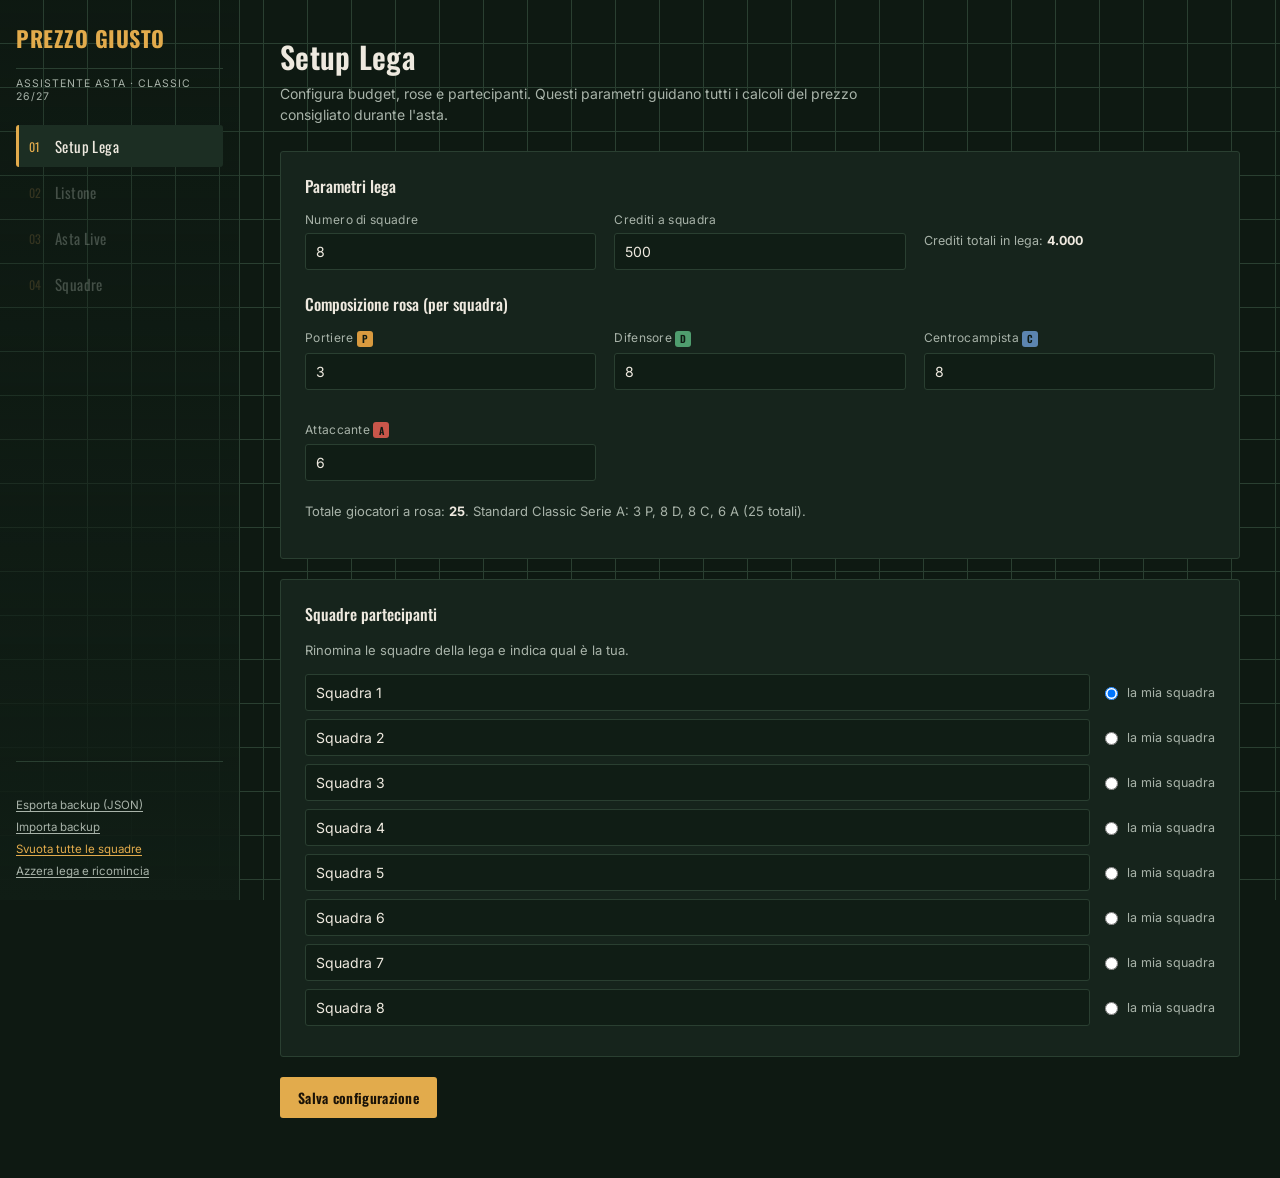
<file: mini-sites/fanta-ai/index.html>
<!DOCTYPE html>
<html lang="it">
<head>
<meta charset="UTF-8">
<meta name="viewport" content="width=device-width, initial-scale=1.0">
<title>Prezzo Giusto — Assistente Asta Fantacalcio</title>
<link rel="preconnect" href="https://fonts.googleapis.com">
<link href="https://fonts.googleapis.com/css2?family=Oswald:wght@400;500;600;700&family=Inter:wght@400;500;600;700&display=swap" rel="stylesheet">
<!-- Collegamento al file CSS esterno -->
<link rel="stylesheet" href="style.css">
</head>
<body>

<div id="toast-container"></div>
<div class="app">
  <aside class="sidebar">
    <div class="brand">
      <span class="mark">PREZZO GIUSTO</span>
    </div>
    <div class="brand" style="border:none;padding:0;margin-top:-14px;">
      <span class="sub">ASSISTENTE ASTA · CLASSIC 26/27</span>
    </div>
    <nav class="nav" id="nav"></nav>
    <div class="side-stats" id="sideStats"></div>
    <div style="display:flex; flex-direction:column; gap:8px;">
      <button class="reset-link" onclick="exportBackup()">Esporta backup (JSON)</button>
      <label class="reset-link" style="cursor:pointer;">Importa backup
        <input type="file" id="importBackupInput" accept="application/json" style="display:none;">
      </label>
      <button class="reset-link" onclick="emptyAllTeams()" style="color: var(--gold);">Svuota tutte le squadre</button>
      <button class="reset-link" onclick="resetAll()">Azzera lega e ricomincia</button>
    </div>
  </aside>
  <main class="content" id="content"></main>
</div>

<!-- Collegamento al file JavaScript esterno -->
<script src="app.js"></script>
</body>
</html>
</file>
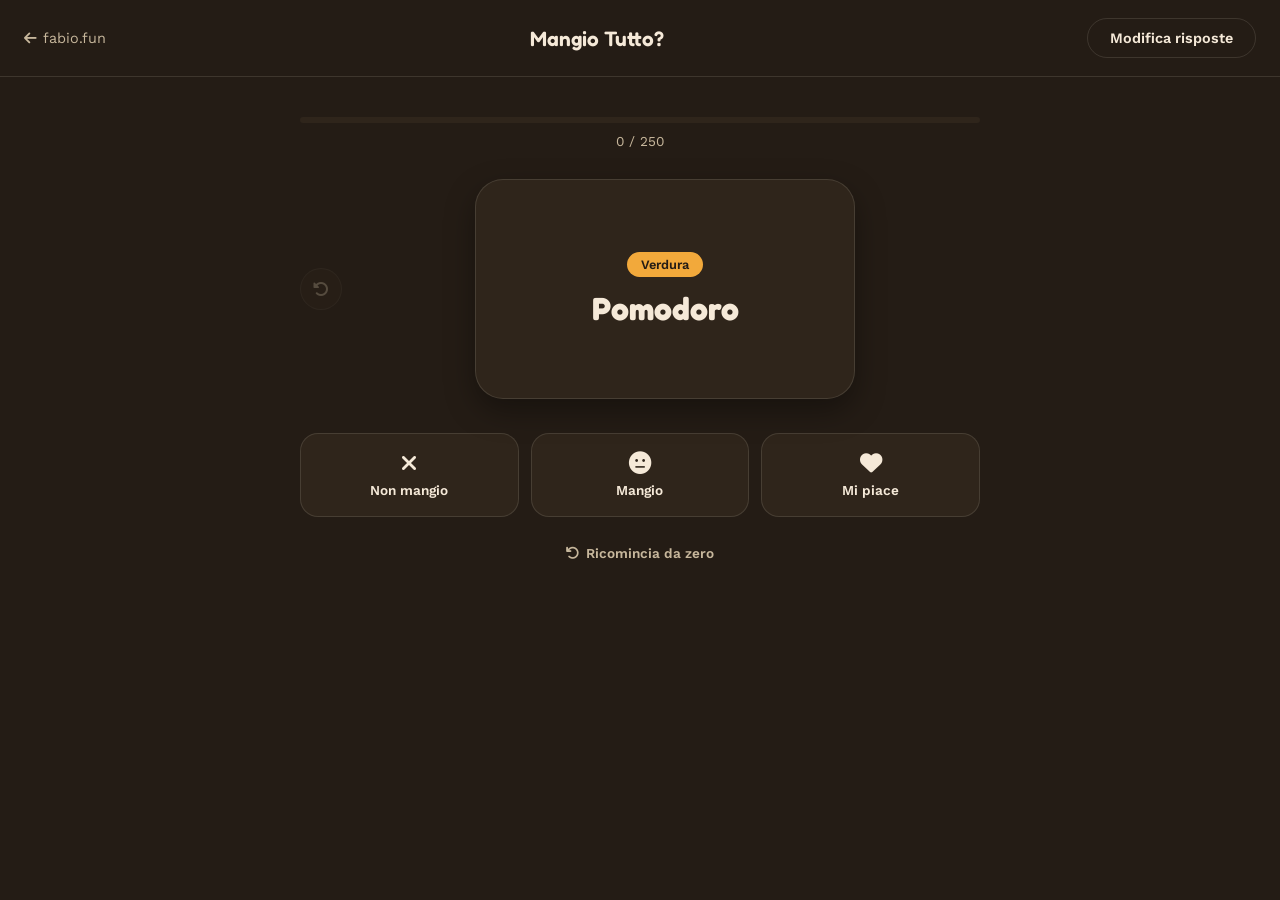
<file: mini-sites/mangio-tutto/index.html>
<!DOCTYPE html>
<html lang="it">

<head>
    <meta charset="UTF-8">
    <meta name="viewport" content="width=device-width, initial-scale=1.0">
    <title>Mangio Tutto?</title>
    <link rel="stylesheet" href="https://cdnjs.cloudflare.com/ajax/libs/font-awesome/6.5.1/css/all.min.css">
    <link rel="preconnect" href="https://fonts.googleapis.com">
    <link rel="preconnect" href="https://fonts.gstatic.com" crossorigin>
    <link href="https://fonts.googleapis.com/css2?family=Fredoka:wght@500;600;700&family=Work+Sans:wght@400;500;600&display=swap" rel="stylesheet">
    <link rel="stylesheet" href="style.css">
</head>

<body>

    <header class="top-bar">
        <a href="../../" class="back-link"><i class="fas fa-arrow-left"></i> fabio.fun</a>
        <h1 class="brand">Mangio Tutto?</h1>
        <button id="edit-toggle" class="ghost-btn" type="button">Modifica risposte</button>
    </header>

    <main class="wrap">

        <!-- QUIZ: una carta alla volta -->
        <section id="view-quiz" class="view">
            <div class="progress-track"><div class="progress-fill" id="progress-fill"></div></div>
            <p class="progress-label" id="progress-label">0 / 0</p>

            <div class="card-stage">
                <button id="undo-btn" class="icon-btn" title="Torna indietro"><i class="fas fa-rotate-left"></i></button>
                <div class="food-card" id="food-card">
                    <span class="food-card-category" id="card-category">Categoria</span>
                    <h2 class="food-card-name" id="card-name">Nome alimento</h2>
                </div>
            </div>

            <div class="choice-row">
                <button class="choice-btn choice-dislike" data-choice="dislike">
                    <i class="fas fa-xmark"></i><span>Non mangio</span>
                </button>
                <button class="choice-btn choice-neutral" data-choice="neutral">
                    <i class="fas fa-meh"></i><span>Mangio</span>
                </button>
                <button class="choice-btn choice-like" data-choice="like">
                    <i class="fas fa-heart"></i><span>Mi piace</span>
                </button>
            </div>

            <div class="quiz-actions">
                <button id="reset-quiz-btn" class="text-btn reset-btn"><i class="fas fa-undo"></i> Ricomincia da zero</button>
            </div>
        </section>

        <!-- RISULTATI -->
        <section id="view-results" class="view">
            <h2 class="section-title">I tuoi risultati</h2>
            <div class="stats-row">
                <div class="stat-chip stat-like"><i class="fas fa-heart"></i><span id="r-like">0</span><small>Mi piacciono</small></div>
                <div class="stat-chip stat-neutral"><i class="fas fa-meh"></i><span id="r-neutral">0</span><small>Mangio</small></div>
                <div class="stat-chip stat-dislike"><i class="fas fa-xmark"></i><span id="r-dislike">0</span><small>Non mangio</small></div>
                <div class="stat-chip stat-unset"><i class="fas fa-question"></i><span id="r-unset">0</span><small>Da fare</small></div>
            </div>
            <div class="results-actions">
                <button id="challenge-btn" class="primary-btn"><i class="fas fa-share-alt"></i> Sfida qualcuno</button>
                <button id="continue-btn" class="ghost-btn">Continua il quiz</button>
                <button id="reset-btn" class="text-btn reset-btn"><i class="fas fa-undo"></i> Ricomincia da zero</button>
            </div>
        </section>

        <!-- CONFRONTO -->
        <section id="view-compare" class="view">
            <h2 class="section-title">Tu vs <span id="rival-name">un amico</span></h2>

            <div class="vs-row">
                <div class="vs-side">
                    <span class="vs-label">Tu</span>
                    <span class="vs-score" id="score-you">0</span>
                </div>
                <span class="vs-sep">vs</span>
                <div class="vs-side">
                    <span class="vs-label" id="rival-name-2">Lui/lei</span>
                    <span class="vs-score" id="score-rival">0</span>
                </div>
            </div>
            <p class="vs-verdict" id="vs-verdict"></p>

            <div class="vs-details">
                <div class="vs-block">
                    <h3>Piacciono a entrambi</h3>
                    <p class="vs-list" id="common-likes">—</p>
                </div>
                <div class="vs-block">
                    <h3>Disaccordo totale</h3>
                    <p class="vs-list" id="conflicts">—</p>
                </div>
            </div>

            <div class="results-actions">
                <button id="do-quiz-btn" class="primary-btn">Fai il tuo quiz</button>
                <button id="challenge-back-btn" class="ghost-btn"><i class="fas fa-share-alt"></i> Sfida a tua volta</button>
            </div>
        </section>

        <!-- MODIFICA / ELENCO COMPLETO -->
        <section id="view-edit" class="view">
            <h2 class="section-title">Modifica le tue risposte</h2>
            <div class="controls">
                <div class="filter-group">
                    <label for="category-filter">Categoria</label>
                    <select id="category-filter"><option value="all">Tutte</option></select>
                </div>
                <div class="filter-group">
                    <label for="preference-filter">Preferenza</label>
                    <select id="preference-filter">
                        <option value="all">Tutte</option>
                        <option value="unset">Da classificare</option>
                        <option value="like">Mi piace</option>
                        <option value="neutral">Mangio</option>
                        <option value="dislike">Non mangio</option>
                    </select>
                </div>
                <div class="filter-group">
                    <label for="search">Cerca</label>
                    <input type="text" id="search" placeholder="Nome alimento...">
                </div>
            </div>
            <div class="food-list" id="food-list"></div>
        </section>

    </main>

    <div id="toast" class="toast" role="status" aria-live="polite"></div>

    <script src="script.js"></script>
</body>

</html>
</file>
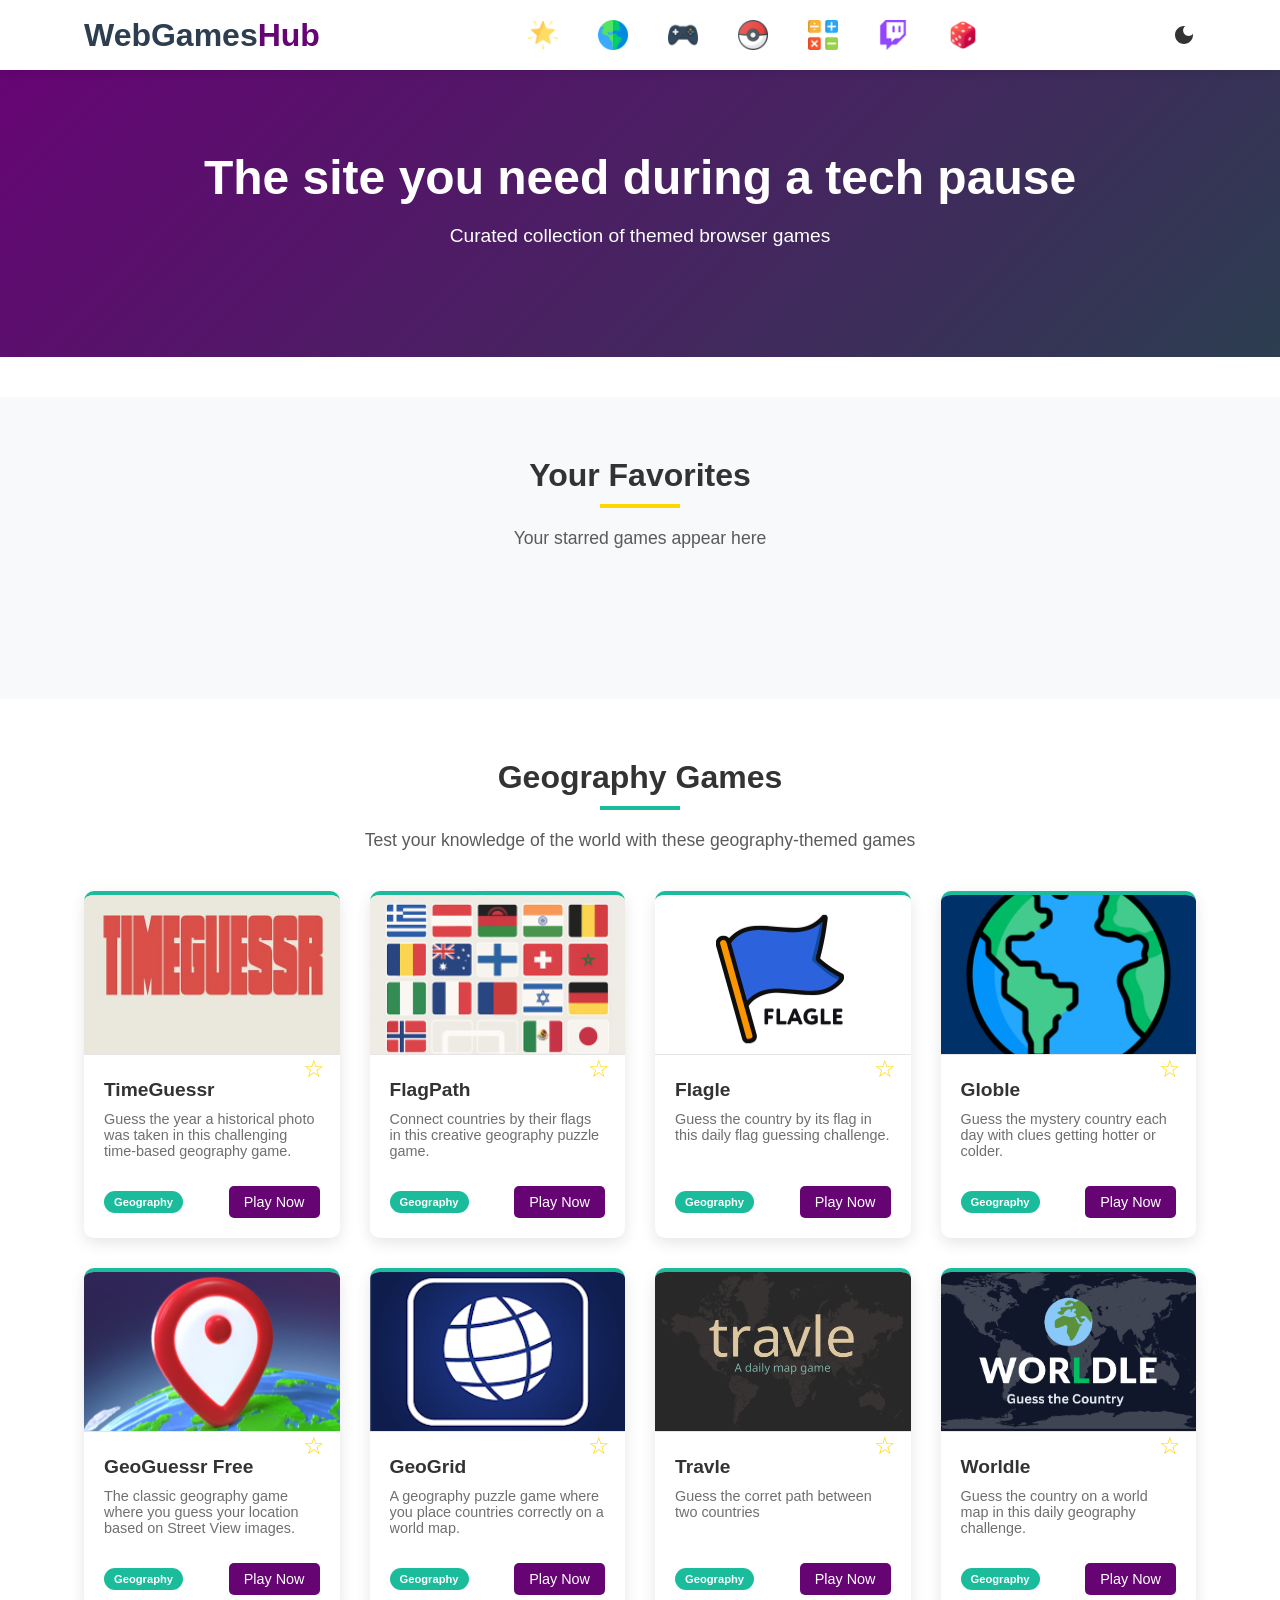
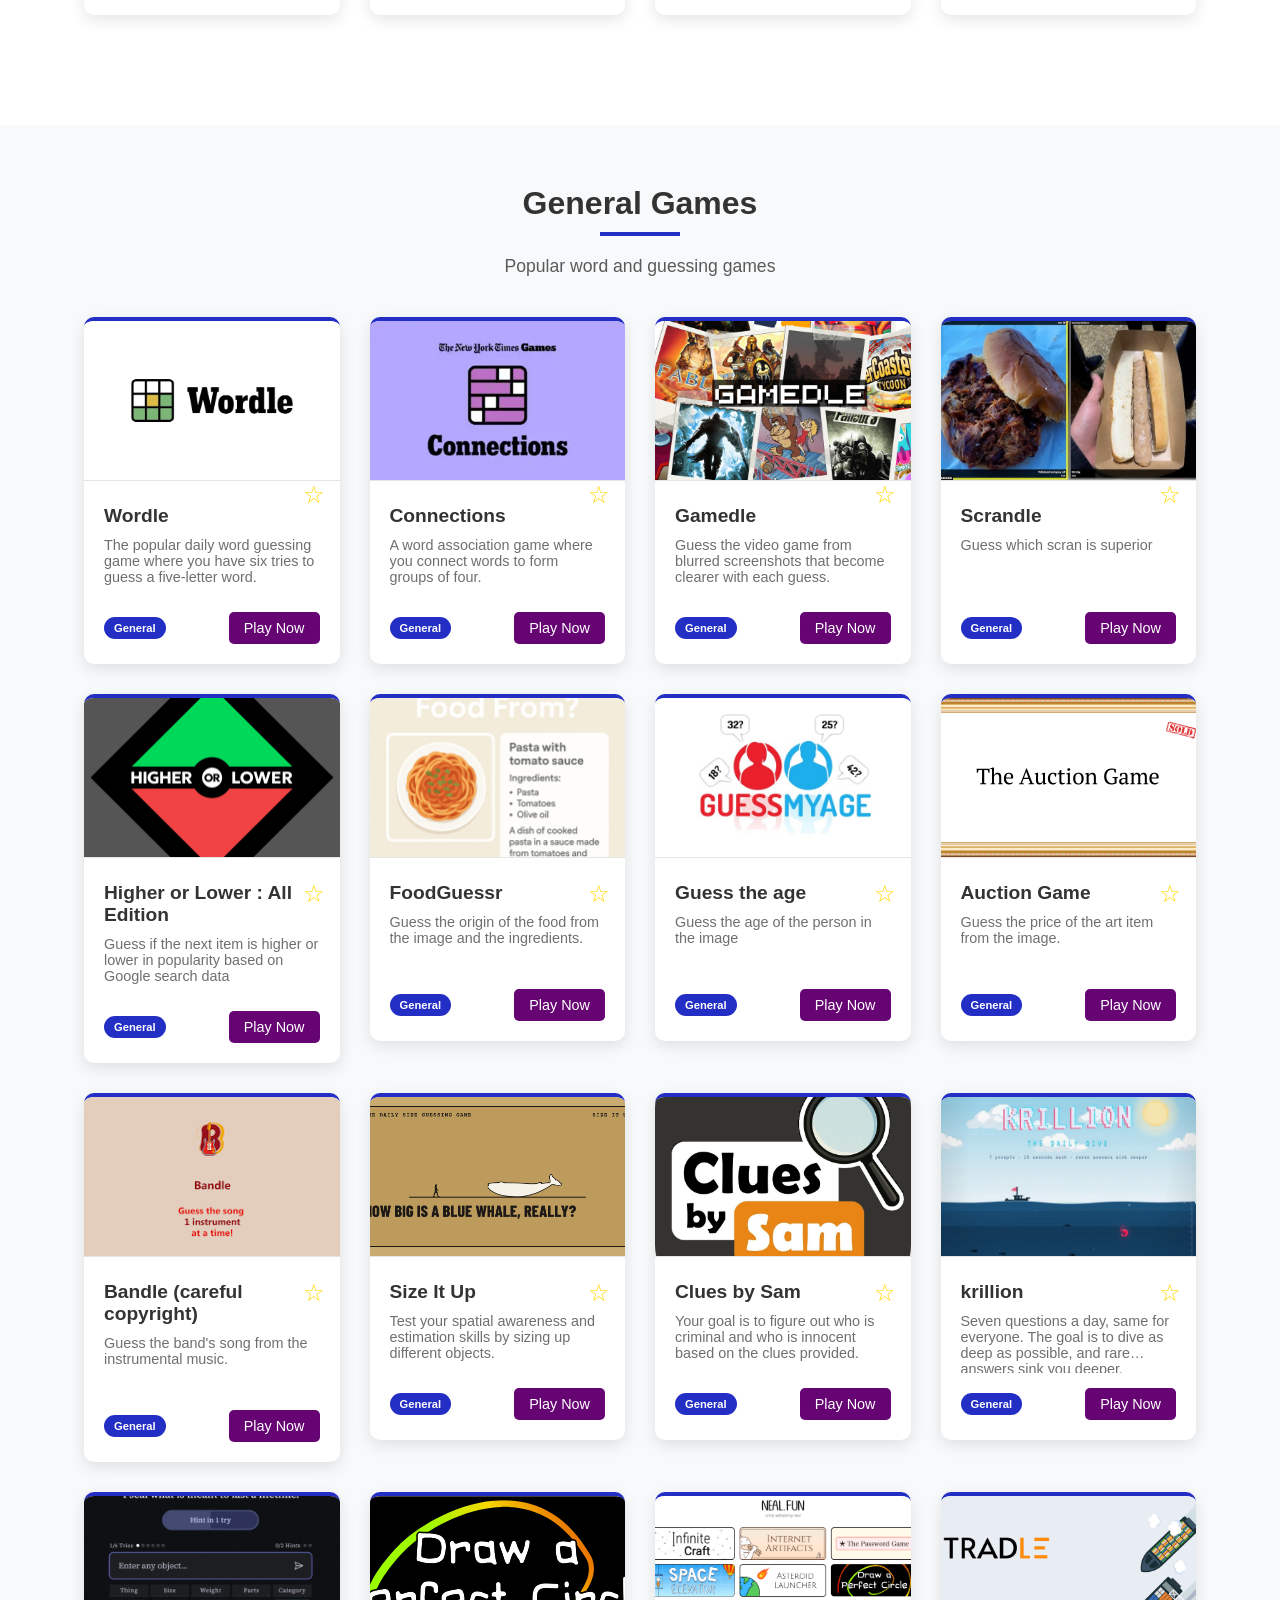
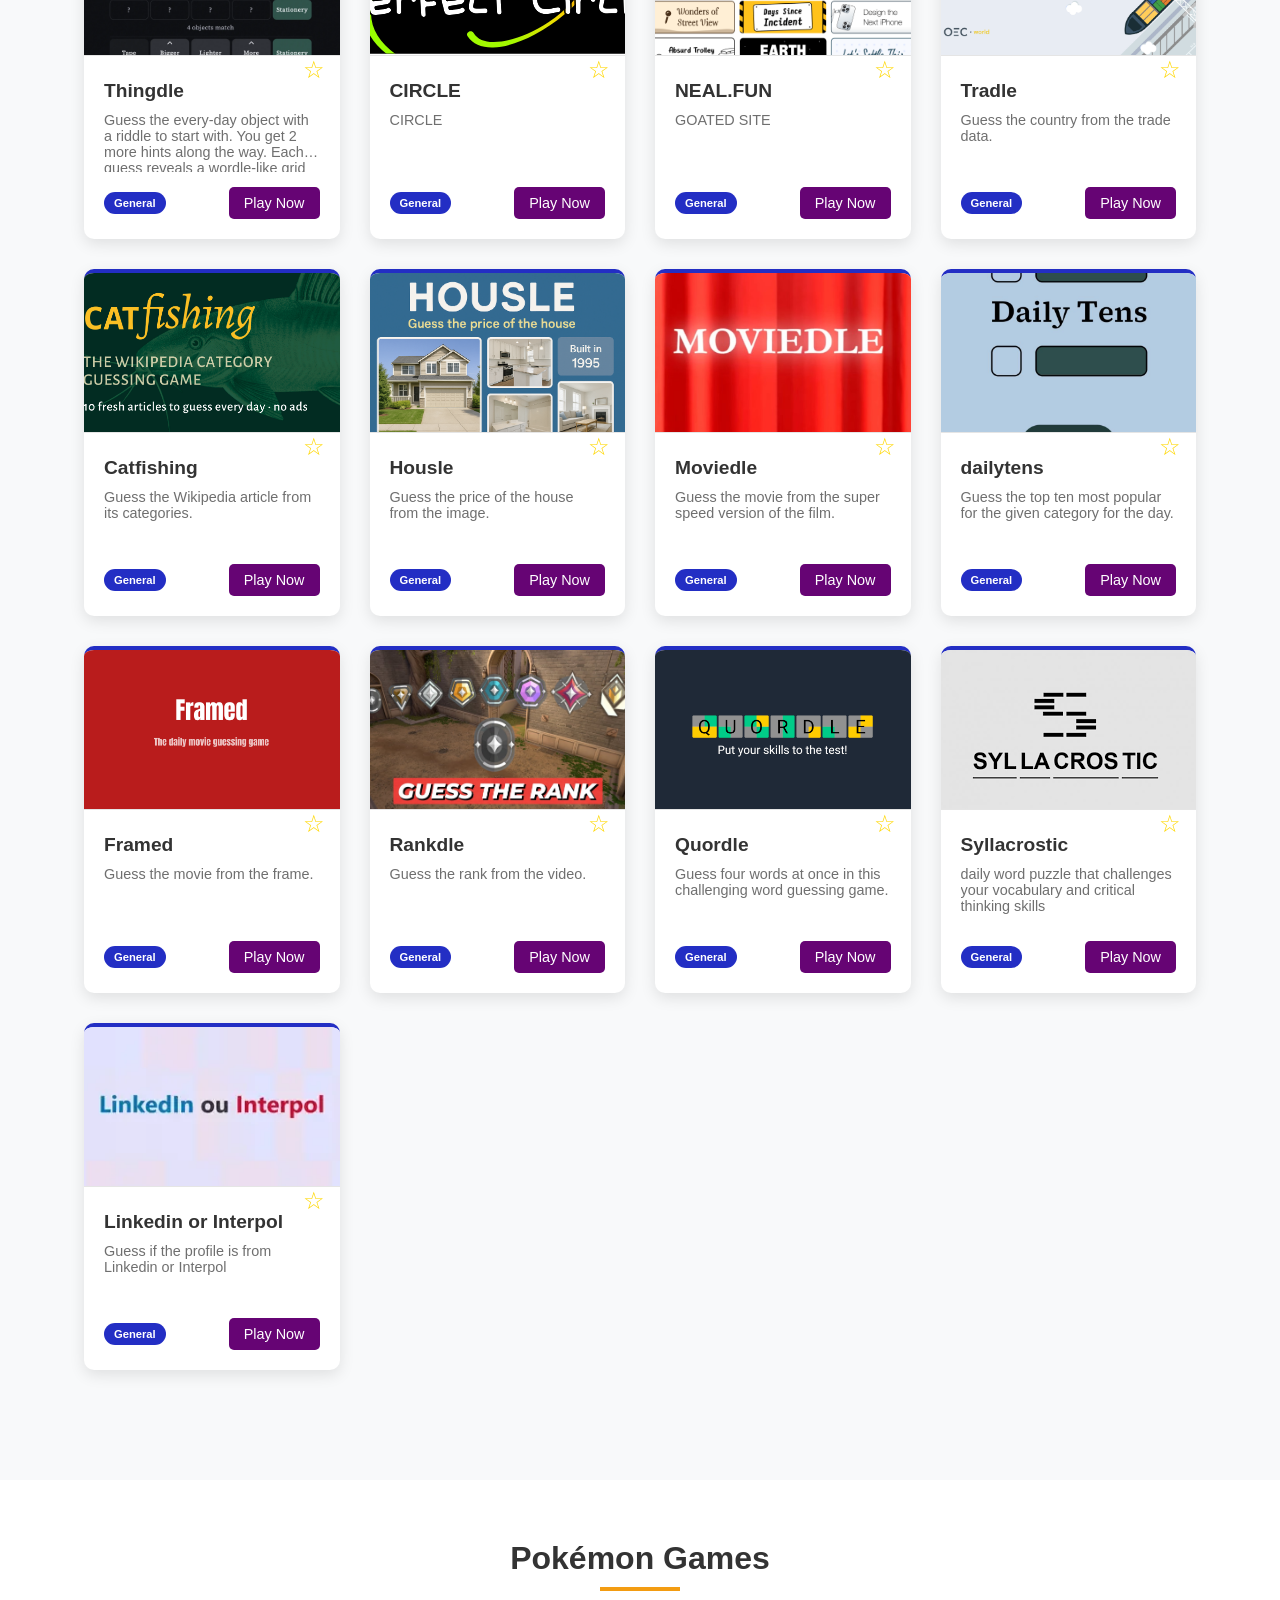
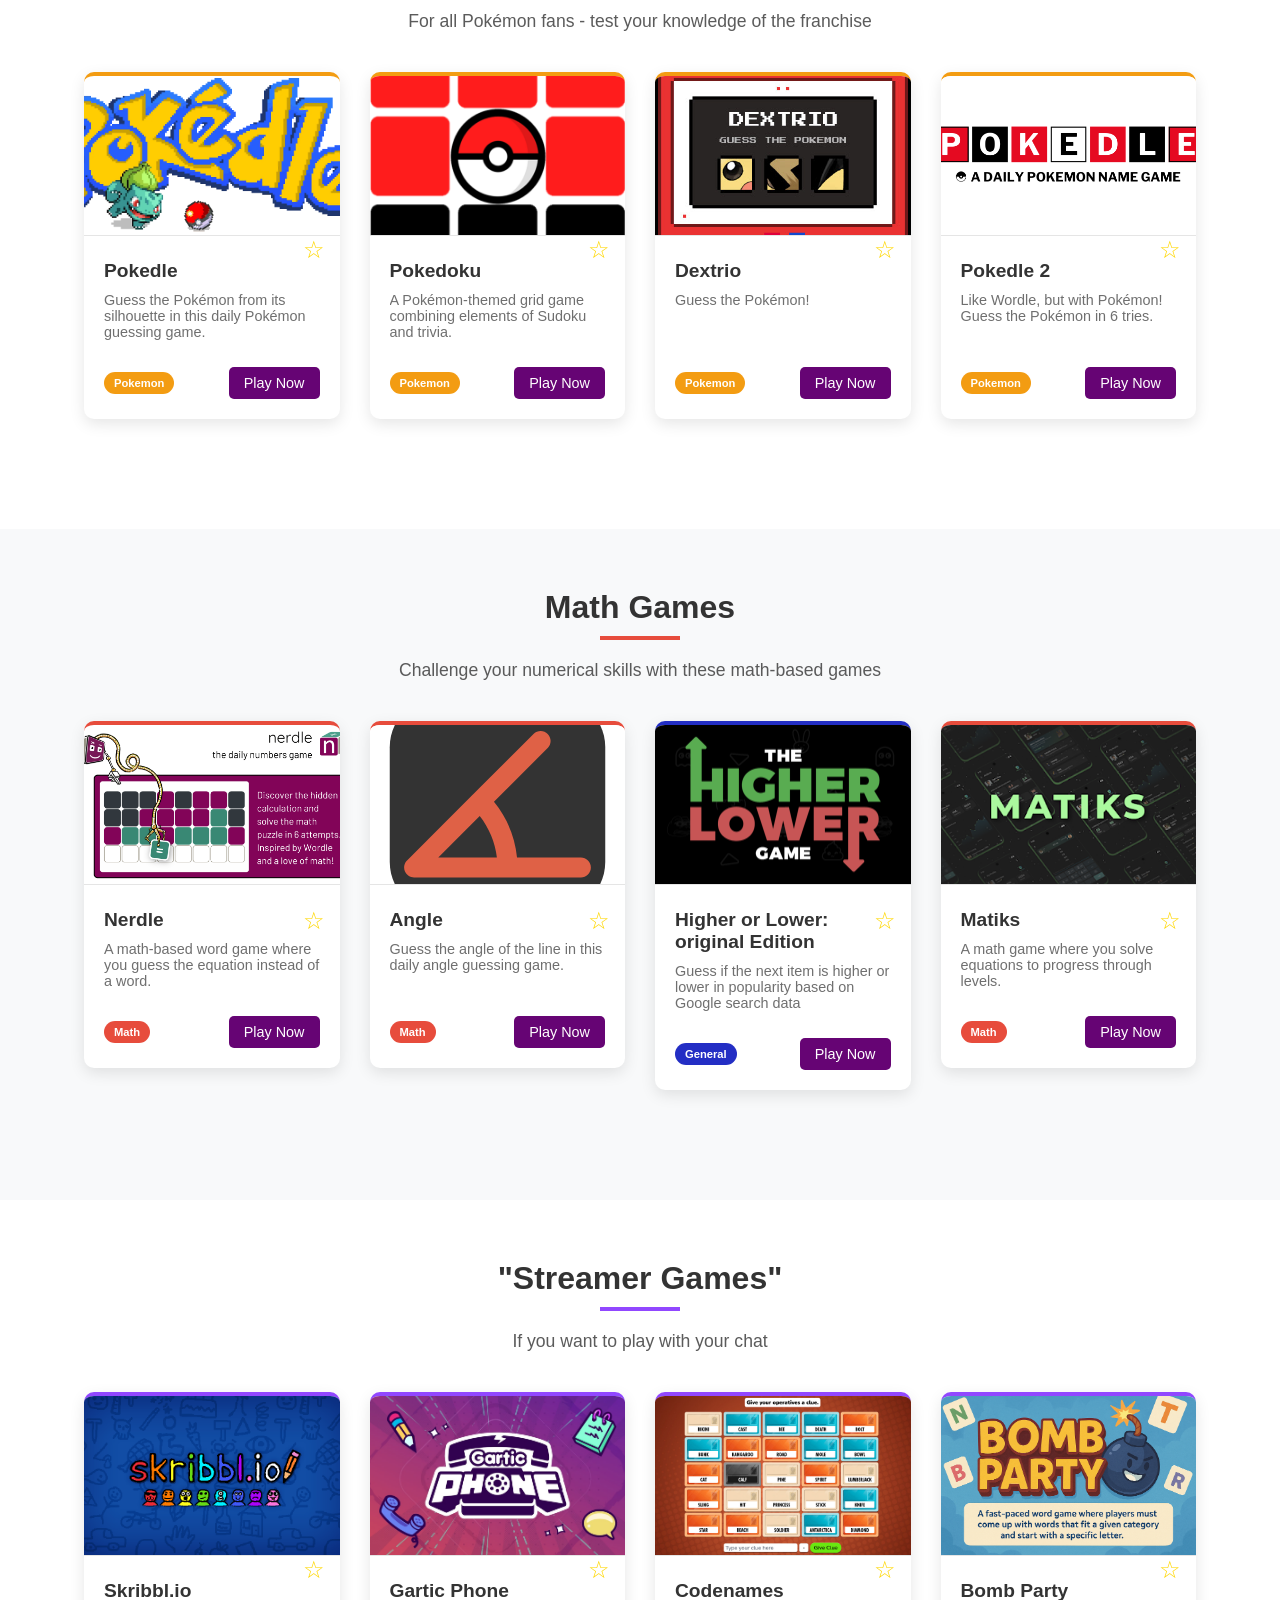
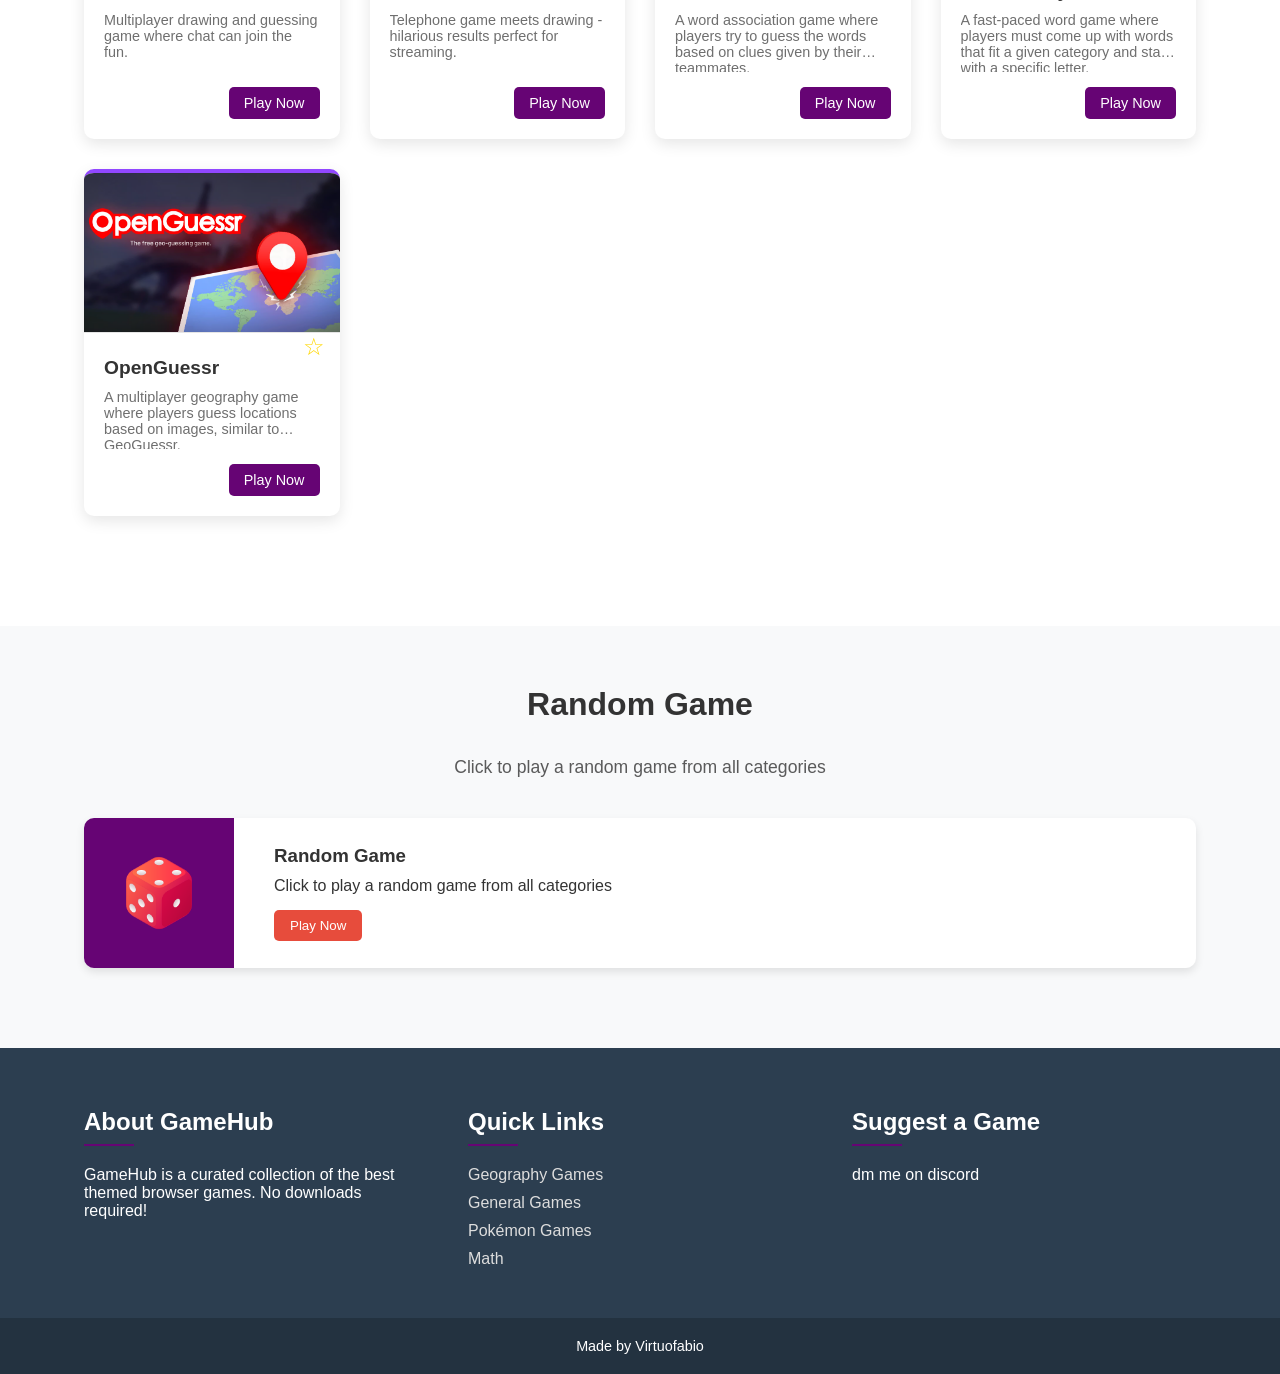
<file: mini-sites/webgameshub/index.html>
<!DOCTYPE html>
<html lang="en">

<head>
    <meta charset="UTF-8">
    <meta name="viewport" content="width=device-width, initial-scale=1.0">
    <link rel="icon" type="image/png" href="icons/logo.png">
    <title>WebGamesHub</title>
    <link rel="stylesheet" href="styles.css">
</head>

<body>
    <header>
        <div class="container">
            <h1 class="logo">WebGames<span>Hub</span></h1>
            <nav>
                <ul>
                    <li><a href="#favorites" class="nav-icon"><img src="icons/star.png" alt="Favorites"></a></li>
                    <li><a href="#geography" class="nav-icon active"><img src="icons/geography.png" alt="Geography"></a>
                    </li>
                    <li><a href="#general" class="nav-icon"><img src="icons/general.png" alt="General"></a></li>
                    <li><a href="#pokemon" class="nav-icon"><img src="icons/pokemon.png" alt="Pokémon"></a></li>
                    <li><a href="#math" class="nav-icon"><img src="icons/math.png" alt="Math"></a></li>
                    <li><a href="#streamer" class="nav-icon"><img src="icons/twitch.png" alt="Streamer Mode"></a></li>
                    <li><a href="#random" class="nav-icon"><img src="icons/random.png" alt="Casuale"></a></li>

                </ul>
            </nav>
            <!--<div class="search-container">
                <input type="text" placeholder="Search games..." id="search-input">
                <button id="search-btn"></button>
            </div>-->
            <button id="theme-toggle" class="theme-toggle" aria-label="Toggle dark mode">
                <svg class="theme-icon" width="24" height="24" viewBox="0 0 24 24">
                    <path class="moon" fill="currentColor"
                        d="M12,3c-4.97,0-9,4.03-9,9s4.03,9,9,9s9-4.03,9-9c0-0.46-0.04-0.92-0.1-1.36c-0.98,1.37-2.58,2.26-4.4,2.26 c-2.98,0-5.4-2.42-5.4-5.4c0-1.81,0.89-3.42,2.26-4.4C12.92,3.04,12.46,3,12,3L12,3z" />
                    <path class="sun" fill="currentColor"
                        d="M12,9c1.65,0,3,1.35,3,3s-1.35,3-3,3s-3-1.35-3-3S10.35,9,12,9 M12,7c-2.76,0-5,2.24-5,5s2.24,5,5,5s5-2.24,5-5 S14.76,7,12,7L12,7z M2,13l2,0c0.55,0,1-0.45,1-1s-0.45-1-1-1l-2,0c-0.55,0-1,0.45-1,1S1.45,13,2,13z M20,13l2,0c0.55,0,1-0.45,1-1 s-0.45-1-1-1l-2,0c-0.55,0-1,0.45-1,1S19.45,13,20,13z M11,2v2c0,0.55,0.45,1,1,1s1-0.45,1-1V2c0-0.55-0.45-1-1-1S11,1.45,11,2z M11,20v2c0,0.55,0.45,1,1,1s1-0.45,1-1v-2c0-0.55-0.45-1-1-1C11.45,19,11,19.45,11,20z M5.99,4.58c-0.39-0.39-1.03-0.39-1.41,0 c-0.39,0.39-0.39,1.03,0,1.41l1.06,1.06c0.39,0.39,1.03,0.39,1.41,0s0.39-1.03,0-1.41L5.99,4.58z M18.36,16.95 c-0.39-0.39-1.03-0.39-1.41,0c-0.39,0.39-0.39,1.03,0,1.41l1.06,1.06c0.39,0.39,1.03,0.39,1.41,0c0.39-0.39,0.39-1.03,0-1.41 L18.36,16.95z M19.42,5.99c0.39-0.39,0.39-1.03,0-1.41c-0.39-0.39-1.03-0.39-1.41,0l-1.06,1.06c-0.39,0.39-0.39,1.03,0,1.41 s1.03,0.39,1.41,0L19.42,5.99z M7.05,18.36c0.39-0.39,0.39-1.03,0-1.41c-0.39-0.39-1.03-0.39-1.41,0l-1.06,1.06 c-0.39,0.39-0.39,1.03,0,1.41s1.03,0.39,1.41,0L7.05,18.36z" />
                </svg>
            </button>
        </div>
    </header>

    <main>
        <section class="hero">
            <div class="container">
                <h2>The site you need during a tech pause</h2>
                <p>Curated collection of themed browser games</p>
            </div>
        </section>

        <section id="favorites" class="game-section">
            <div class="container">
                <h2 class="section-title">Your Favorites</h2>
                <p class="section-description">Your starred games appear here</p>
                <div class="games-grid" id="favorites-grid">
                    <!-- Favorite games will be loaded here by JavaScript -->
                </div>
            </div>
        </section>

        <section id="geography" class="game-section">
            <div class="container">
                <h2 class="section-title">Geography Games</h2>
                <p class="section-description">Test your knowledge of the world with these geography-themed games</p>
                <div class="games-grid" id="geography-grid">
                    <!-- Geography games will be loaded here by JavaScript -->
                </div>
            </div>
        </section>

        <section id="general" class="game-section">
            <div class="container">
                <h2 class="section-title">General Games</h2>
                <p class="section-description">Popular word and guessing games</p>
                <div class="games-grid" id="general-grid">
                    <!-- General games will be loaded here by JavaScript -->
                </div>
            </div>
        </section>

        <section id="pokemon" class="game-section">
            <div class="container">
                <h2 class="section-title">Pokémon Games</h2>
                <p class="section-description">For all Pokémon fans - test your knowledge of the franchise</p>
                <div class="games-grid" id="pokemon-grid">
                    <!-- Pokémon games will be loaded here by JavaScript -->
                </div>
            </div>
        </section>
        <section id="math" class="game-section">
            <div class="container">
                <h2 class="section-title">Math Games</h2>
                <p class="section-description">Challenge your numerical skills with these math-based games</p>
                <div class="games-grid" id="math-grid">
                    <!-- Math games will be loaded here by JavaScript -->
                </div>
            </div>
        </section>
        <section id="streamer" class="game-section">
            <div class="container">
                <h2 class="section-title">"Streamer Games"</h2>
                <p class="section-description">If you want to play with your chat</p>
                <div class="games-grid" id="streamer-grid">
                    <!-- Streamer games will be loaded here by JavaScript -->
                </div>
            </div>
        </section>
        <section id="random" class="game-section">
            <div class="container">
                <h2 class="section-title">Random Game</h2>
                <p class="section-description">Click to play a random game from all categories</p>
                <div class="random-game-container">
                    <div class="random-game-card" id="random-game-card">
                        <div class="dice-animation-container">
                            <img src="icons/random.png" alt="Static Dice" class="dice-static">
                            <img src="icons/giphy (2).gif" alt="Dice Rolling" class="dice-gif">
                        </div>
                        <div class="random-game-content">
                            <h3>Random Game</h3>
                            <p>Click to play a random game from all categories</p>
                            <button class="random-game-btn">Play Now</button>
                        </div>
                    </div>
                </div>
            </div>
        </section>

    </main>

    <footer>
        <div class="container">
            <div class="footer-content">
                <div class="footer-section about">
                    <h3>About GameHub</h3>
                    <p>GameHub is a curated collection of the best themed browser games. No downloads required!</p>
                </div>
                <div class="footer-section links">
                    <h3>Quick Links</h3>
                    <ul>
                        <li><a href="#geography">Geography Games</a></li>
                        <li><a href="#general">General Games</a></li>
                        <li><a href="#pokemon">Pokémon Games</a></li>
                        <li><a href="#math">Math</a></li>
                    </ul>
                </div>
                <div class="footer-section contact">
                    <h3>Suggest a Game</h3>
                    <p>dm me on discord</p>
                </div>
                <!--In the footer section, add this to one of the columns or create a new one
                <div class="footer-section donations">
                    <h3>Support Me</h3>
                    <p>Buy me a slice of pizza. I freaking love pizza.</p>
                    <form action="https://www.paypal.com/donate" method="post" target="_blank"
                        style="margin-top: 10px;">
                        <input type="hidden" name="business" value="fabiorovituso@gmail.com" />
                        <input type="hidden" name="currency_code" value="EUR" />
                        <input type="hidden" name="amount" value="1.00" />
                        <button type="submit" class="donate-button">Donate 1€ (not needed)</button>
                    </form>
                </div>-->
            </div>
        </div>
        <div class="footer-bottom">
            <p> Made by Virtuofabio</p>
        </div>
    </footer>

    <script src="script.js"></script>
</body>

</html>
</file>
<file: mini-sites/fanta-ai/style.css>
:root{
  --bg: #0e1912;
  --bg-alt: #101d15;
  --surface: #16241c;
  --surface-2: #1c2e23;
  --line: #2a3f31;
  --chalk: #eee9df;
  --chalk-dim: #a8b3a9;
  --gold: #e2ab4c;
  --gold-dim: #7a6438;
  --green: #5c9a72;
  --red: #d1554a;
  --blue: #5c86a8;
  --p-color: #d99a3f;
  --d-color: #4f9d6e;
  --c-color: #5c85b0;
  --a-color: #c9564a;
  --radius: 3px;
  --mono-num: 'Oswald', sans-serif;
}
*{ box-sizing: border-box; }
html,body{ height:100%; }
body{
  margin:0;
  background: var(--bg);
  background-image:
    linear-gradient(var(--line) 1px, transparent 1px),
    linear-gradient(90deg, var(--line) 1px, transparent 1px);
  background-size: 44px 44px;
  background-attachment: fixed;
  background-position: -1px -1px;
  color: var(--chalk);
  font-family: 'Inter', sans-serif;
  -webkit-font-smoothing: antialiased;
}
::selection{ background: var(--gold); color:#1a1207; }
a{ color: var(--gold); }

.app{ display:flex; min-height:100vh; }

/* ---------- Sidebar ---------- */
.sidebar{
  width: 240px;
  flex: none;
  background: linear-gradient(180deg, #10201607, var(--bg-alt));
  border-right: 1px solid var(--line);
  padding: 22px 16px;
  display:flex;
  flex-direction: column;
  gap: 22px;
  position: sticky;
  top:0;
  height: 100vh;
}
.brand{
  display:flex;
  align-items:baseline;
  gap:8px;
  padding-bottom: 14px;
  border-bottom: 1px solid var(--line);
}
.brand .mark{
  font-family:'Oswald',sans-serif;
  font-weight:700;
  font-size: 22px;
  color: var(--gold);
  letter-spacing: 0.5px;
}
.brand .sub{
  font-size: 10.5px;
  color: var(--chalk-dim);
  letter-spacing: 1px;
}
nav.nav{ display:flex; flex-direction:column; gap:4px; }
nav.nav button{
  all: unset;
  cursor:pointer;
  font-family:'Oswald', sans-serif;
  font-size: 15px;
  letter-spacing: 0.4px;
  padding: 10px 10px;
  border-radius: var(--radius);
  color: var(--chalk-dim);
  display:flex;
  align-items:center;
  gap:10px;
  border-left: 3px solid transparent;
}
nav.nav button .n{
  font-family:'Oswald',sans-serif;
  font-size:12px;
  color: var(--gold-dim);
  width: 16px;
}
nav.nav button:hover{ color: var(--chalk); background: var(--surface); }
nav.nav button.active{
  color: var(--chalk);
  background: var(--surface-2);
  border-left: 3px solid var(--gold);
}
nav.nav button.active .n{ color: var(--gold); }
nav.nav button:disabled{ opacity: .35; cursor:not-allowed; }

.side-stats{
  margin-top: auto;
  border-top: 1px solid var(--line);
  padding-top: 14px;
  display:flex;
  flex-direction: column;
  gap: 10px;
}
.side-stat .label{ font-size: 10.5px; color: var(--chalk-dim); letter-spacing: .5px; text-transform: uppercase; }
.side-stat .val{ font-family:'Oswald',sans-serif; font-size: 20px; color: var(--chalk); font-variant-numeric: tabular-nums; }
.side-stat .val.gold{ color: var(--gold); }

.reset-link{
  font-size: 11.5px;
  color: var(--chalk-dim);
  cursor:pointer;
  text-decoration: underline;
  text-underline-offset: 2px;
  background:none; border:none; padding:0; font-family:'Inter',sans-serif;
  text-align: left;
}
.reset-link:hover{ color: var(--red); }

/* ---------- Main content ---------- */
main.content{ flex:1; padding: 34px 40px 60px; max-width: 1180px; }
.view-title{
  font-family:'Oswald',sans-serif;
  font-size: 30px;
  font-weight:600;
  letter-spacing: .3px;
  margin: 0 0 4px;
}
.view-sub{ color: var(--chalk-dim); font-size: 14px; margin: 0 0 26px; max-width: 640px; line-height:1.5; }

.panel{
  background: var(--surface);
  border: 1px solid var(--line);
  border-radius: var(--radius);
  padding: 22px 24px;
  margin-bottom: 20px;
}
.panel h3{
  font-family:'Oswald',sans-serif;
  font-size: 16px;
  font-weight: 500;
  margin: 0 0 14px;
  color: var(--chalk);
  display:flex; align-items:center; gap:8px;
}
.panel p.hint{ color: var(--chalk-dim); font-size: 13px; line-height:1.55; margin: 6px 0 14px; }

.grid2{ display:grid; grid-template-columns: 1fr 1fr; gap: 18px; }
.grid3{ display:grid; grid-template-columns: 1fr 1fr 1fr; gap: 18px; }
@media (max-width: 820px){ .grid2, .grid3{ grid-template-columns: 1fr; } }

label.field{ display:flex; flex-direction: column; gap: 6px; margin-bottom: 14px; }
label.field .lbl{ font-size: 12px; color: var(--chalk-dim); letter-spacing: .3px; }
input[type=text], input[type=number], select, textarea{
  background: var(--bg-alt);
  border: 1px solid var(--line);
  color: var(--chalk);
  padding: 9px 10px;
  border-radius: var(--radius);
  font-family:'Inter',sans-serif;
  font-size: 14px;
  outline:none;
}
input:focus, select:focus, textarea:focus{ border-color: var(--gold); }
textarea{ resize: vertical; font-family: ui-monospace, 'Consolas', monospace; font-size: 12.5px; line-height:1.5; }

.btn{
  all:unset;
  cursor:pointer;
  font-family:'Oswald',sans-serif;
  font-size: 14px;
  letter-spacing:.3px;
  padding: 10px 18px;
  border-radius: var(--radius);
  text-align:center;
}
.btn-primary{ background: var(--gold); color: #1a1207; font-weight:600; }
.btn-primary:hover{ background: #eebb63; }
.btn-outline{ border: 1px solid var(--line); color: var(--chalk); }
.btn-outline:hover{ border-color: var(--gold); color: var(--gold); }
.btn-danger{ border: 1px solid var(--red); color: var(--red); }
.btn-danger:hover{ background: var(--red); color: var(--chalk); }
.btn-sm{ padding: 5px 10px; font-size: 12px; }
.btn:disabled{ opacity:.4; cursor:not-allowed; }
.btn-row{ display:flex; gap: 10px; flex-wrap: wrap; margin-top: 8px; }

table{ width:100%; border-collapse: collapse; font-size: 13px; }
thead th{
  text-align:left;
  font-family:'Oswald',sans-serif;
  font-weight:500;
  font-size: 11.5px;
  letter-spacing: .5px;
  text-transform: uppercase;
  color: var(--chalk-dim);
  border-bottom: 1px solid var(--line);
  padding: 8px 8px;
}
tbody td{ padding: 8px 8px; border-bottom: 1px solid #1e2f24; }
tbody tr:hover{ background: var(--surface-2); }
td.num, th.num{ text-align:right; font-variant-numeric: tabular-nums; font-family:'Oswald',sans-serif; }

.role-tag{
  display:inline-flex;
  align-items:center;
  justify-content:center;
  width: 22px; height:22px;
  border-radius: 3px;
  font-family:'Oswald',sans-serif;
  font-size: 12px;
  font-weight:600;
  color: #0e1912;
}
.role-P{ background: var(--p-color); }
.role-D{ background: var(--d-color); }
.role-C{ background: var(--c-color); }
.role-A{ background: var(--a-color); }

.pill{
  display:inline-block;
  padding: 2px 8px;
  border-radius: 20px;
  font-size: 11px;
  border: 1px solid var(--line);
  color: var(--chalk-dim);
}
.pill.free{ border-color: var(--green); color: var(--green); }
.pill.taken{ border-color: var(--chalk-dim); color: var(--chalk-dim); text-decoration: line-through; }

.tabs{ display:flex; gap: 6px; margin-bottom: 16px; flex-wrap: wrap; }
.tabs button{
  all:unset; cursor:pointer;
  font-family:'Oswald',sans-serif; font-size: 13px;
  padding: 6px 14px; border-radius: 20px;
  border: 1px solid var(--line); color: var(--chalk-dim);
}
.tabs button.active{ border-color: var(--gold); color: var(--gold); background: rgba(226,171,76,.08); }

.searchbar{ display:flex; gap: 10px; margin-bottom: 14px; flex-wrap:wrap; }
.searchbar input, .searchbar select{ flex: none; }
.searchbar input[type=text]{ min-width: 220px; flex: 1; }

/* ---------- Call panel (Asta Live) ---------- */
.phase-selector{
  display: flex; gap: 8px; margin-bottom: 22px; flex-wrap: wrap;
  background: var(--surface); padding: 12px; border-radius: var(--radius); border: 1px solid var(--line);
}
.phase-btn{
  flex: 1; min-width: 120px;
  padding: 12px 10px; border-radius: var(--radius); cursor: pointer;
  text-align: center; font-family: 'Oswald', sans-serif; font-size: 15px;
  border: 1px solid var(--line); background: var(--bg-alt); color: var(--chalk-dim);
  transition: all 0.2s;
}
.phase-btn.active{
  border-color: var(--gold); color: var(--gold); background: rgba(226,171,76,.08);
}

.call-card{
  background: linear-gradient(160deg, var(--surface-2), var(--surface));
  border: 1px solid var(--gold-dim);
  border-radius: var(--radius);
  padding: 26px 28px;
  margin-bottom: 22px;
}
.call-empty{ color: var(--chalk-dim); font-size: 14px; text-align:center; padding: 30px 0; }
.call-head{ display:flex; align-items: center; gap: 14px; margin-bottom: 18px; flex-wrap: wrap; }
.call-head .name{ font-family:'Oswald',sans-serif; font-size: 24px; font-weight:600; }
.call-head .team{ color: var(--chalk-dim); font-size: 14px; }

.price-row{ display:flex; gap: 24px; align-items: flex-end; flex-wrap: wrap; margin: 18px 0 10px; }
.price-box{ text-align:center; }
.price-box .lbl{ font-size: 11px; letter-spacing: .5px; text-transform: uppercase; color: var(--chalk-dim); margin-bottom: 4px; }
.price-box .v{ font-family:'Oswald',sans-serif; font-size: 22px; color: var(--chalk); font-variant-numeric: tabular-nums; }
.price-box.main{ padding: 10px 26px; border: 1px solid var(--gold); border-radius: var(--radius); background: rgba(226,171,76,.08); }
.price-box.main .v{ font-size: 42px; color: var(--gold); }
.price-box.stop{ padding: 10px 26px; border: 1px solid var(--red); border-radius: var(--radius); background: rgba(209,85,74,.1); }
.price-box.stop .v{ font-size: 32px; color: var(--red); }

.factor-list{ display:flex; flex-direction: column; gap: 8px; margin-top: 18px; }
.factor{ display:grid; grid-template-columns: 210px 1fr 140px; align-items:center; gap: 10px; font-size: 12.5px; }
.factor .flbl{ color: var(--chalk-dim); }
.factor .fbar{ height: 6px; background: var(--bg-alt); border-radius: 3px; overflow:hidden; position:relative; }
.factor .fbar .fill{ position:absolute; top:0; bottom:0; left:50%; background: var(--gold); }
.factor .fval{ text-align:right; font-family:'Oswald',sans-serif; color: var(--chalk); }
.factor-note{ font-size: 11.5px; color: var(--chalk-dim); margin: -4px 0 4px 0; line-height:1.4; }

.warning{
  margin-top: 14px;
  padding: 10px 14px;
  background: rgba(209,85,74,.1);
  border: 1px solid var(--red);
  border-radius: var(--radius);
  font-size: 12.5px;
  color: #e8a49d;
}

.assign-form{ margin-top: 22px; border-top: 1px solid var(--line); padding-top: 18px; }
.assign-form .row{ display:flex; gap: 14px; align-items: flex-end; flex-wrap: wrap; }
.assign-form label.field{ margin-bottom: 0; min-width: 170px; }

.budget-bar{ height: 5px; background: var(--bg-alt); border-radius: 3px; overflow:hidden; margin-top: 4px; }
.budget-bar .fill{ height:100%; background: var(--green); }
.budget-bar .fill.warn{ background: var(--gold); }
.budget-bar .fill.danger{ background: var(--red); }

.empty-state{
  text-align:center; padding: 50px 20px; color: var(--chalk-dim);
}
.empty-state .big{ font-family:'Oswald',sans-serif; font-size: 18px; color: var(--chalk); margin-bottom: 8px; }

.roster-role-block{ margin-bottom: 10px; }
.roster-role-block h4{ font-family:'Oswald',sans-serif; font-size: 13px; font-weight:500; color: var(--chalk-dim); margin: 12px 0 6px; display:flex; gap:8px; align-items:center; flex-wrap:wrap; }

.team-card{ background: var(--surface); border: 1px solid var(--line); border-radius: var(--radius); padding: 18px 20px; margin-bottom: 14px; }
.team-card summary{ cursor:pointer; list-style:none; display:flex; justify-content:space-between; align-items:center; gap: 16px; flex-wrap: wrap; }
.team-card summary::-webkit-details-marker{ display:none; }
.team-card .tc-name{ font-family:'Oswald',sans-serif; font-size: 17px; }
.team-card .tc-stats{ display:flex; gap: 22px; font-size: 12.5px; color: var(--chalk-dim); flex-wrap:wrap; }
.team-card .tc-stats b{ color: var(--chalk); font-family:'Oswald',sans-serif; font-weight:500; }

footer.note{ color: var(--chalk-dim); font-size: 11.5px; margin-top: 30px; line-height:1.6; border-top: 1px solid var(--line); padding-top: 16px; }

.inline-select{ display:inline-block; }
select.tier-select{ font-size: 11.5px; padding: 3px 6px; }

input.editable-num{
  width: 56px;
  text-align: right;
  background: transparent;
  border: 1px solid transparent;
  color: var(--chalk);
  font-family: 'Oswald', sans-serif;
  font-size: 13px;
  padding: 3px 4px;
  border-radius: 3px;
}
input.editable-num:hover{ border-color: var(--line); background: var(--bg-alt); }
input.editable-num:focus{ border-color: var(--gold); background: var(--bg-alt); }

.market-badge{
  display:inline-block;
  font-size: 11px;
  padding: 2px 8px;
  border-radius: 20px;
  border: 1px solid var(--line);
  color: var(--chalk-dim);
  margin-left: 8px;
}
.market-badge.cheap{ border-color: var(--green); color: var(--green); }
.market-badge.expensive{ border-color: var(--red); color: #e8a49d; }

.confidence-badge{
  display:inline-block;
  font-size: 10px;
  padding: 1px 6px;
  border-radius: 20px;
  border: 1px solid var(--line);
  color: var(--chalk-dim);
  vertical-align: middle;
  margin-left: 4px;
}
.confidence-badge.conf-high{ border-color: var(--green); color: var(--green); }
.confidence-badge.conf-medium{ border-color: var(--gold); color: var(--gold); }
.confidence-badge.conf-low{ border-color: var(--chalk-dim); color: var(--chalk-dim); }

::-webkit-scrollbar{ width: 10px; height: 10px; }
::-webkit-scrollbar-track{ background: var(--bg); }
::-webkit-scrollbar-thumb{ background: var(--line); border-radius: 6px; }

/* Toast Notification */
#toast-container {
  position: fixed; top: 20px; right: 20px; z-index: 9999;
  display: flex; flex-direction: column; gap: 10px;
}
.toast {
  background: var(--surface); border: 1px solid var(--line);
  color: var(--chalk); padding: 12px 20px; border-radius: var(--radius);
  box-shadow: 0 4px 12px rgba(0,0,0,0.5); font-size: 14px;
  opacity: 0; transition: opacity 0.3s ease-in-out;
}
.toast.show { opacity: 1; }
.toast.error { border-color: var(--red); color: #e8a49d; }
.toast.success { border-color: var(--green); color: var(--green); }
</file>
<file: mini-sites/mangio-tutto/style.css>
:root{
  --bg: #241C15;
  --bg-card: #2F251B;
  --bg-card-alt: #362A1E;
  --cream: #F5E9D8;
  --muted: #C7B79C;
  --basil: #8AA624;
  --basil-dark: #6C860F;
  --mustard: #F2A93B;
  --mustard-dark: #D48F22;
  --tomato: #E4572E;
  --tomato-dark: #C13F1B;
  --border: rgba(245,233,216,0.12);
  --shadow: 0 12px 30px rgba(0,0,0,0.35);
}

*{ box-sizing: border-box; }

body{
  margin: 0;
  min-height: 100vh;
  background: var(--bg);
  color: var(--cream);
  font-family: 'Work Sans', sans-serif;
}

h1, h2, h3{
  font-family: 'Fredoka', sans-serif;
  margin: 0;
}

:focus-visible{
  outline: 2px solid var(--mustard);
  outline-offset: 3px;
}

/* ---------- Top bar ---------- */
.top-bar{
  display: flex;
  align-items: center;
  justify-content: space-between;
  gap: 16px;
  padding: 18px 24px;
  border-bottom: 1px solid var(--border);
  flex-wrap: wrap;
}

.back-link{
  color: var(--muted);
  text-decoration: none;
  font-size: 0.9rem;
  display: flex;
  align-items: center;
  gap: 6px;
}
.back-link:hover{ color: var(--cream); }

.brand{
  font-size: 1.3rem;
  font-weight: 600;
}

@media (max-width: 480px) {
  .top-bar {
    flex-direction: column;
    align-items: stretch;
    text-align: center;
    gap: 10px;
  }
  .back-link { justify-content: center; }
  .brand { font-size: 1.1rem; }
}

/* ---------- Buttons ---------- */
.primary-btn, .ghost-btn, .text-btn, .icon-btn{
  font-family: 'Work Sans', sans-serif;
  font-weight: 600;
  cursor: pointer;
  border-radius: 999px;
  transition: transform 0.15s ease, background-color 0.15s ease, border-color 0.15s ease;
  display: inline-flex;
  align-items: center;
  justify-content: center;
  gap: 8px;
}

.primary-btn{
  background: var(--mustard);
  color: #241C15;
  border: none;
  padding: 13px 26px;
  font-size: 0.95rem;
}
.primary-btn:hover{ background: var(--mustard-dark); transform: translateY(-2px); }

.ghost-btn{
  background: transparent;
  color: var(--cream);
  border: 1.5px solid var(--border);
  padding: 11px 22px;
  font-size: 0.9rem;
}
.ghost-btn:hover{ border-color: var(--mustard); }

.text-btn{
  background: none;
  border: none;
  color: var(--muted);
  font-size: 0.85rem;
  padding: 8px 12px;
  gap: 6px;
}
.text-btn:hover{ color: var(--tomato); }

.reset-btn {
  color: var(--muted);
}
.reset-btn:hover {
  color: var(--tomato);
}

.icon-btn{
  background: var(--bg-card);
  border: 1px solid var(--border);
  color: var(--muted);
  width: 42px;
  height: 42px;
  display: flex;
  align-items: center;
  justify-content: center;
  font-size: 1rem;
}
.icon-btn:hover{ color: var(--cream); border-color: var(--mustard); }
.icon-btn:disabled{ opacity: 0.3; cursor: not-allowed; }

/* ---------- Layout ---------- */
.wrap{
  max-width: 720px;
  margin: 0 auto;
  padding: 40px 20px 80px;
}

.view{ display: none; }
.view.active{ display: block; }

.section-title{
  font-size: 1.5rem;
  text-align: center;
  margin-bottom: 28px;
}

/* ---------- Quiz ---------- */
.progress-track{
  height: 6px;
  border-radius: 999px;
  background: var(--bg-card);
  overflow: hidden;
}
.progress-fill{
  height: 100%;
  width: 0%;
  background: linear-gradient(90deg, var(--basil), var(--mustard));
  transition: width 0.25s ease;
}
.progress-label{
  text-align: center;
  color: var(--muted);
  font-size: 0.85rem;
  margin: 10px 0 30px;
}

.card-stage{
  position: relative;
  display: flex;
  align-items: center;
  justify-content: center;
  margin-bottom: 34px;
  padding-left: 50px;
}

#undo-btn{
  position: absolute;
  left: 0;
}

.food-card{
  width: 100%;
  max-width: 380px;
  min-height: 220px;
  background: var(--bg-card);
  border: 1px solid var(--border);
  border-radius: 28px;
  box-shadow: var(--shadow);
  display: flex;
  flex-direction: column;
  align-items: center;
  justify-content: center;
  gap: 14px;
  padding: 30px;
  text-align: center;
  animation: card-in 0.25s ease;
}

@keyframes card-in{
  from{ opacity: 0; transform: translateY(10px) scale(0.98); }
  to{ opacity: 1; transform: translateY(0) scale(1); }
}

.food-card-category{
  font-size: 0.8rem;
  font-weight: 600;
  color: var(--bg);
  background: var(--mustard);
  padding: 5px 14px;
  border-radius: 999px;
}

.food-card-name{
  font-size: 2rem;
  line-height: 1.1;
}

.choice-row{
  display: grid;
  grid-template-columns: repeat(3, 1fr);
  gap: 12px;
  margin-bottom: 20px;
}

.choice-btn{
  display: flex;
  flex-direction: column;
  align-items: center;
  gap: 8px;
  padding: 18px 10px;
  border-radius: 18px;
  border: 1.5px solid var(--border);
  background: var(--bg-card);
  color: var(--cream);
  font-family: 'Work Sans', sans-serif;
  font-weight: 600;
  font-size: 0.85rem;
  cursor: pointer;
  transition: transform 0.15s ease, border-color 0.15s ease, background-color 0.15s ease;
}
.choice-btn i{ font-size: 1.4rem; }

.choice-dislike:hover{ border-color: var(--tomato); background: rgba(228,87,46,0.12); color: var(--tomato); }
.choice-neutral:hover{ border-color: var(--mustard); background: rgba(242,169,59,0.12); color: var(--mustard); }
.choice-like:hover{ border-color: var(--basil); background: rgba(138,166,36,0.14); color: var(--basil); }
.choice-btn:active{ transform: scale(0.96); }

.quiz-actions {
  display: flex;
  justify-content: center;
  margin-top: 16px;
}

/* ---------- Risultati / stats ---------- */
.stats-row{
  display: grid;
  grid-template-columns: repeat(2, 1fr);
  gap: 14px;
  margin-bottom: 34px;
}

.stat-chip{
  background: var(--bg-card);
  border: 1px solid var(--border);
  border-radius: 18px;
  padding: 18px;
  display: flex;
  flex-direction: column;
  align-items: center;
  gap: 4px;
}
.stat-chip i{ font-size: 1.3rem; margin-bottom: 4px; }
.stat-chip span{ font-size: 1.6rem; font-weight: 700; font-family: 'Fredoka', sans-serif; }
.stat-chip small{ color: var(--muted); font-size: 0.8rem; }

.stat-like i, .stat-like span{ color: var(--basil); }
.stat-neutral i, .stat-neutral span{ color: var(--mustard); }
.stat-dislike i, .stat-dislike span{ color: var(--tomato); }
.stat-unset i, .stat-unset span{ color: var(--muted); }

.results-actions{
  display: flex;
  flex-wrap: wrap;
  justify-content: center;
  gap: 12px;
  align-items: center;
}

/* ---------- Confronto ---------- */
.vs-row{
  display: flex;
  align-items: center;
  justify-content: center;
  gap: 24px;
  margin-bottom: 10px;
}
.vs-side{
  display: flex;
  flex-direction: column;
  align-items: center;
  gap: 4px;
  min-width: 100px;
}
.vs-label{ color: var(--muted); font-size: 0.9rem; }
.vs-score{ font-family: 'Fredoka', sans-serif; font-size: 2.4rem; font-weight: 700; }
.vs-sep{ color: var(--muted); font-weight: 600; }

.vs-verdict{
  text-align: center;
  color: var(--mustard);
  font-weight: 600;
  margin-bottom: 30px;
}

.vs-details{
  display: grid;
  grid-template-columns: 1fr 1fr;
  gap: 14px;
  margin-bottom: 30px;
}

.vs-block{
  background: var(--bg-card);
  border: 1px solid var(--border);
  border-radius: 16px;
  padding: 16px;
}
.vs-block h3{ font-size: 0.95rem; margin-bottom: 8px; }
.vs-list{ color: var(--muted); font-size: 0.85rem; line-height: 1.5; margin: 0; }

@media (max-width: 480px) {
  .vs-details{ grid-template-columns: 1fr; }
  .stats-row{ grid-template-columns: 1fr 1fr; }
  .card-stage { padding-left: 0; }
  #undo-btn { position: relative; margin-bottom: 12px; }
}

/* ---------- Modifica / elenco ---------- */
.controls{
  display: flex;
  flex-wrap: wrap;
  gap: 16px;
  margin-bottom: 26px;
  padding: 20px;
  background: var(--bg-card);
  border-radius: 16px;
  border: 1px solid var(--border);
}

.filter-group{ flex: 1; min-width: 140px; }

.filter-group label{
  display: block;
  margin-bottom: 6px;
  font-size: 0.85rem;
  color: var(--muted);
}

.filter-group select, .filter-group input{
  width: 100%;
  padding: 10px 12px;
  border-radius: 10px;
  border: 1px solid var(--border);
  background: var(--bg-card-alt);
  color: var(--cream);
  font-family: 'Work Sans', sans-serif;
  font-size: 0.9rem;
}
.filter-group select:focus, .filter-group input:focus{ outline: none; border-color: var(--mustard); }

.food-list{
  display: grid;
  grid-template-columns: repeat(auto-fill, minmax(200px, 1fr));
  gap: 14px;
}

.food-item{
  background: var(--bg-card);
  border: 1px solid var(--border);
  border-radius: 14px;
  padding: 16px;
}

.food-name{ font-weight: 600; margin-bottom: 6px; }

.food-category{
  display: inline-block;
  font-size: 0.7rem;
  color: var(--bg);
  background: var(--muted);
  padding: 3px 10px;
  border-radius: 999px;
  margin-bottom: 12px;
}

.preference-buttons{ display: flex; gap: 6px; }

.preference-btn{
  flex: 1;
  padding: 8px 4px;
  border-radius: 8px;
  border: 1.5px solid var(--border);
  background: var(--bg-card-alt);
  color: var(--muted);
  font-size: 0.8rem;
  cursor: pointer;
  transition: all 0.15s ease;
}
.preference-btn:hover {
  border-color: var(--mustard);
}

.preference-btn.selected-like{ background: var(--basil); border-color: var(--basil); color: #1B2408; }
.preference-btn.selected-neutral{ background: var(--mustard); border-color: var(--mustard); color: #241C15; }
.preference-btn.selected-dislike{ background: var(--tomato); border-color: var(--tomato); color: #2A0E06; }

.no-results{
  grid-column: 1 / -1;
  text-align: center;
  color: var(--muted);
  padding: 30px;
}

.done-state{
  text-align: center;
  color: var(--muted);
  padding: 40px 20px;
}

/* ---------- Toast ---------- */
.toast{
  position: fixed;
  bottom: 24px;
  left: 50%;
  transform: translateX(-50%) translateY(20px);
  background: var(--cream);
  color: var(--bg);
  padding: 12px 24px;
  border-radius: 999px;
  font-size: 0.85rem;
  font-weight: 600;
  opacity: 0;
  pointer-events: none;
  transition: opacity 0.25s ease, transform 0.25s ease;
  box-shadow: var(--shadow);
  z-index: 1000;
}
.toast.show{
  opacity: 1;
  transform: translateX(-50%) translateY(0);
}

@media (max-width: 480px){
  .choice-btn span{ font-size: 0.75rem; }
  .food-list { grid-template-columns: 1fr; }
  .controls { flex-direction: column; }
  .filter-group { min-width: auto; }
}

@media (prefers-reduced-motion: reduce){
  .food-card{ animation: none; }
  .primary-btn, .ghost-btn, .choice-btn{ transition: none; }
}
</file>
<file: mini-sites/webgameshub/styles.css>
/* Global Styles */
:root {
    --primary-color: #660474;
    --secondary-color: #2ecc71;
    --dark-color: #2c3e50;
    --light-color: #ecf0f1;
    --accent-color: #e74c3c;
    --geography-color: #1abc9c;
    --general-color: #232ec4;
    --pokemon-color: #f39c12;
    --text-color: #333;
    --background-color: #fff;
    --card-bg: #fff;
    --header-bg: #fff;
    --footer-bg: #2c3e50;
    --section-odd-bg: #fff;
    --section-even-bg: #f8f9fa;
    --search-bg: #fff;
    --search-border: #ddd;
    --nav-hover: #660474;
    --nav-text: #2c3e50;
    --math-color: #e74c3c;
    --favorites-color: #ffd700;
    --streamer-color: #9147ff;
}

[data-theme="dark"] {
    --primary-color: #9c27b0;
    --secondary-color: #4caf50;
    --dark-color: #121212;
    --light-color: #1e1e1e;
    --text-color: #e0e0e0;
    --background-color: #121212;
    --card-bg: #1e1e1e;
    --header-bg: #1e1e1e;
    --footer-bg: #121212;
    --section-odd-bg: #1e1e1e;
    --section-even-bg: #121212;
    --search-bg: #2d2d2d;
    --search-border: #444;
    --nav-hover: #9c27b0;
    --nav-text: #e0e0e0;
    --favorites-color: #ffd700;
}

* {
    margin: 0;
    padding: 0;
    box-sizing: border-box;
    font-family: 'Segoe UI', Tahoma, Geneva, Verdana, sans-serif;
}

body {
    background-color: var(--background-color);
    color: var(--text-color);
    transition: background-color 0.3s ease, color 0.3s ease;
}

.container {
    width: 90%;
    max-width: 1200px;
    margin: 0 auto;
    padding: 0 20px;
}

/* Add to your CSS */
.game-card-star {
    position: absolute;
    bottom: 150px;
    right: 10px;
    color: gold;
    font-size: 1.5rem;
    cursor: pointer;
    z-index: 2;
    transition: transform 0.2s;
    background: none;
    border: none;
    padding: 5px;
}

.game-card-star:hover {
    transform: scale(1.2);
}

.game-card-star.favorited {
    color: gold;
    text-shadow: 0 0 5px rgba(255, 215, 0, 0.7);

}

.game-card-wrapper {
    position: relative;
}

/* Header Styles */
header {
    background-color: var(--header-bg);
    box-shadow: 0 2px 10px rgba(0, 0, 0, 0.1);
    position: sticky;
    top: 0;
    z-index: 100;
    padding: 15px 0;
    transition: background-color 0.3s ease;
}

header .container {
    display: flex;
    justify-content: space-between;
    align-items: center;
    flex-wrap: wrap;
    gap: 15px;
}

.logo {
    font-size: 2rem;
    font-weight: 700;
    color: var(--dark-color);
}

.logo span {
    color: var(--primary-color);
}

nav ul {
    display: flex;
    list-style: none;
}

nav ul li {
    margin-left: 30px;
}

nav ul li a {
    text-decoration: none;
    color: var(--nav-text);
    font-weight: 500;
    transition: all 0.3s;
    padding: 5px 10px;
    border-radius: 5px;

}

nav ul li a:hover,
nav ul li a.active {
    background-color: var(--nav-hover);
}

.nav-icon {
    display: flex;
    align-items: center;
    justify-content: center;
    width: 40px;
    height: 40px;
    padding: 5px;
    border-radius: 5px;
    transition: all 0.3s ease;
}

.nav-icon img {
    width: 100%;
    height: 100%;
    object-fit: contain;
    transition: all 0.3s ease;
}

.nav-icon:hover img,
.nav-icon.active img {
    transform: scale(1.1);
}

.nav-icon.active {
    background-color: var(--nav-hover);
}

/* Tooltip styles for accessibility */
.nav-icon {
    position: relative;
}

.nav-icon:hover::after {
    
    position: absolute;
    bottom: -30px;
    left: 50%;
    transform: translateX(-50%);
    background-color: var(--dark-color);
    padding: 5px 10px;
    border-radius: 5px;
    font-size: 0.8rem;
    white-space: nowrap;
    z-index: 100;
}

.search-container {
    display: flex;
    align-items: center;
    margin-left: auto;
}

.search-container input {
    padding: 8px 15px;
    border: 1px solid var(--search-border);
    border-radius: 20px;
    outline: none;
    transition: all 0.3s;
    background-color: var(--search-bg);
    color: var(--text-color);
}

.search-container input:focus {
    border-color: var(--primary-color);
    box-shadow: 0 0 5px rgba(102, 4, 116, 0.3);
}

.search-container button {
    background: none;
    border: none;
    margin-left: -35px;
    cursor: pointer;
    color: var(--text-color);
    transition: color 0.3s;
}

.search-container button:hover {
    color: var(--primary-color);
}

.theme-toggle {
    background: none;
    border: none;
    color: var(--text-color);
    cursor: pointer;
    margin-left: 15px;
    transition: transform 0.3s;
    width: 24px;
    height: 24px;
    display: flex;
    align-items: center;
    justify-content: center;
}

.theme-toggle:hover {
    transform: scale(1.1);
}

.theme-icon {
    width: 24px;
    height: 24px;
}

.theme-icon .sun {
    display: none;
}

[data-theme="dark"] .theme-icon .moon {
    display: none;
}

[data-theme="dark"] .theme-icon .sun {
    display: block;
}

/* Hero Section */
.hero {
    background: linear-gradient(135deg, var(--primary-color), var(--dark-color));
    color: white;
    padding: 80px 0;
    text-align: center;
    margin-bottom: 40px;
}

.hero h2 {
    font-size: 3rem;
    margin-bottom: 20px;
}

.hero p {
    font-size: 1.2rem;
    margin-bottom: 30px;
}

/* Game Sections */
.game-section {
    padding: 60px 0;
    transition: background-color 0.3s ease;
}

.game-section:nth-child(odd) {
    background-color: var(--section-odd-bg);
}

.game-section:nth-child(even) {
    background-color: var(--section-even-bg);
}

.section-title {
    text-align: center;
    margin-bottom: 20px;
    font-size: 2rem;
    color: var(--text-color);
    position: relative;
}

.section-description {
    text-align: center;
    margin-bottom: 40px;
    color: var(--text-color);
    opacity: 0.8;
    font-size: 1.1rem;
    max-width: 700px;
    margin-left: auto;
    margin-right: auto;
}

.section-title::after {
    content: '';
    display: block;
    width: 80px;
    height: 4px;
    margin: 10px auto 0;
}

#geography .section-title::after {
    background-color: var(--geography-color);
}

#general .section-title::after {
    background-color: var(--general-color);
}

#pokemon .section-title::after {
    background-color: var(--pokemon-color);
}

#favorites .section-title::after {
    background-color: var(--favorites-color);
}

#streamer .section-title::after {
    background-color: var(--streamer-color);
}

.games-grid {
    display: grid;
    grid-template-columns: repeat(auto-fill, minmax(250px, 1fr));
    gap: 30px;
    margin-bottom: 50px;
}

.game-card {
    background-color: var(--card-bg);
    border-radius: 10px;
    overflow: hidden;
    box-shadow: 0 5px 15px rgba(0, 0, 0, 0.1);
    transition: all 0.3s;
    cursor: pointer;
    border-top: 4px solid;
}

.game-card:hover {
    transform: translateY(-10px);
    box-shadow: 0 15px 30px rgba(0, 0, 0, 0.15);
}

.game-card[data-category="geography"] {
    border-color: var(--geography-color);
}

.game-card[data-category="general"] {
    border-color: var(--general-color);
}

.game-card[data-category="pokemon"] {
    border-color: var(--pokemon-color);
}

.game-card[data-category="streamer"] {
    border-color: var(--streamer-color);
}


.game-card-img {
    width: 100%;
    height: 160px;
    object-fit: cover;
    border-bottom: 1px solid rgba(0, 0, 0, 0.1);
}

.game-card-content {
    padding: 20px;
}

.game-card-title {
    font-size: 1.2rem;
    margin-bottom: 10px;
    color: var(--text-color);
}

.game-card-description {
    color: var(--text-color);
    opacity: 0.7;
    font-size: 0.9rem;
    margin-bottom: 15px;
    display: -webkit-box;
    -webkit-line-clamp: 3;
    -webkit-box-orient: vertical;
    overflow: hidden;
    min-height: 60px;
}

.game-card-footer {
    display: flex;
    justify-content: space-between;
    align-items: center;
}

.game-card-category {
    color: white;
    padding: 5px 10px;
    border-radius: 20px;
    font-size: 0.7rem;
    font-weight: 600;
    text-transform: capitalize;
}

.game-card[data-category="geography"] .game-card-category {
    background-color: var(--geography-color);
}

.game-card[data-category="general"] .game-card-category {
    background-color: var(--general-color);
}

.game-card[data-category="pokemon"] .game-card-category {
    background-color: var(--pokemon-color);
}

.game-card[data-category="math"] {
    border-color: var(--math-color);
}

.game-card[data-category="math"] .game-card-category {
    background-color: var(--math-color);
}

#math .section-title::after {
    background-color: var(--math-color);
}

.game-card-btn {
    background-color: var(--primary-color);
    color: white;
    border: none;
    padding: 8px 15px;
    border-radius: 5px;
    font-size: 0.9rem;
    cursor: pointer;
    transition: all 0.3s;
}

.game-card-btn:hover {
    background-color: var(--dark-color);
}

/* Random Game Section Styles */
/* Random Game Section - GIF Version */
.random-game-container {
    width: 100%;
    margin: 20px 0;
}

.random-game-card {
    display: flex;
    align-items: center;
    background-color: var(--card-bg);
    border-radius: 10px;
    box-shadow: 0 4px 8px rgba(0, 0, 0, 0.1);
    overflow: hidden;
    cursor: pointer;
    transition: transform 0.3s ease;
    width: 100%;
}

.random-game-card:hover {
    transform: translateY(-5px);
}

.dice-animation-container {
    position: relative;
    width: 150px;
    height: 150px;
    background-color: var(--primary-color);
    display: flex;
    align-items: center;
    justify-content: center;
    margin-right: 20px;
}

.dice-static,
.dice-gif {
    width: 80px;
    height: 80px;
    transition: opacity 0.3s ease;
}

.dice-gif {
    position: absolute;
    opacity: 0;
}

.random-game-card:hover .dice-static {
    opacity: 0;
}

.random-game-card:hover .dice-gif {
    opacity: 1;
}

.random-game-content {
    padding: 20px;
    flex-grow: 1;
}

.random-game-content h3 {
    margin: 0 0 10px;
    color: var(--text-color);
}

.random-game-content p {
    margin: 0 0 15px;
    color: var(--text-secondary);
}

.random-game-btn {
    background-color: var(--accent-color);
    color: white;
    border: none;
    padding: 8px 16px;
    border-radius: 5px;
    cursor: pointer;
    transition: background-color 0.3s ease;
}

.random-game-btn:hover {
    background-color: var(--accent-hover);
}
/* Footer Styles */
footer {
    background-color: var(--footer-bg);
    color: white;
    padding: 60px 0 0;
    transition: background-color 0.3s ease;
}

.footer-content {
    display: grid;
    grid-template-columns: repeat(auto-fit, minmax(250px, 1fr));
    gap: 40px;
    margin-bottom: 40px;
}

.footer-section h3 {
    font-size: 1.5rem;
    margin-bottom: 20px;
    position: relative;
    padding-bottom: 10px;
}

.footer-section h3::after {
    content: '';
    position: absolute;
    left: 0;
    bottom: 0;
    width: 50px;
    height: 2px;
    background-color: var(--primary-color);
}

.footer-section.about p {
    margin-bottom: 20px;
}

.footer-section.links ul {
    list-style: none;
}

.footer-section.links ul li {
    margin-bottom: 10px;
}

.footer-section.links ul li a {
    color: #ddd;
    text-decoration: none;
    transition: color 0.3s;
}

.footer-section.links ul li a:hover {
    color: var(--primary-color);
}

.footer-section.contact p {
    margin-bottom: 15px;
    display: flex;
    align-items: center;
    gap: 10px;
}

.footer-bottom {
    text-align: center;
    padding: 20px 0;
    background-color: rgba(0, 0, 0, 0.2);
    font-size: 0.9rem;
}
.donate-button {
    background-color: #0070ba;
    color: white;
    border: none;
    padding: 8px 15px;
    border-radius: 20px;
    font-size: 0.9rem;
    cursor: pointer;
    transition: all 0.3s;
    display: inline-block;
    margin-top: 10px;
}

.donate-button:hover {
    background-color: #005ea6;
    transform: translateY(-2px);
}

/* Adjust the footer content grid to accommodate the new section */
.footer-content {
    grid-template-columns: repeat(auto-fit, minmax(200px, 1fr));
}

/* Responsive Styles */
@media (max-width: 768px) {
    header .container {
        flex-direction: column;
        gap: 20px;
    }

    nav ul {
        margin-top: 20px;
    }

    nav ul li {
        margin: 0 10px;
    }

    .search-container {
        margin-left: 0;
        width: 100%;
        justify-content: center;
    }

    .theme-toggle {
        position: absolute;
        top: 20px;
        right: 20px;
    }

    .hero h2 {
        font-size: 2.2rem;
    }

    .games-grid {
        grid-template-columns: repeat(auto-fill, minmax(200px, 1fr));
    }
}

@media (max-width: 480px) {
    nav ul {
        flex-wrap: wrap;
        justify-content: center;
    }

    .hero h2 {
        font-size: 1.8rem;
    }

    .games-grid {
        grid-template-columns: 1fr;
    }
}
</file>
